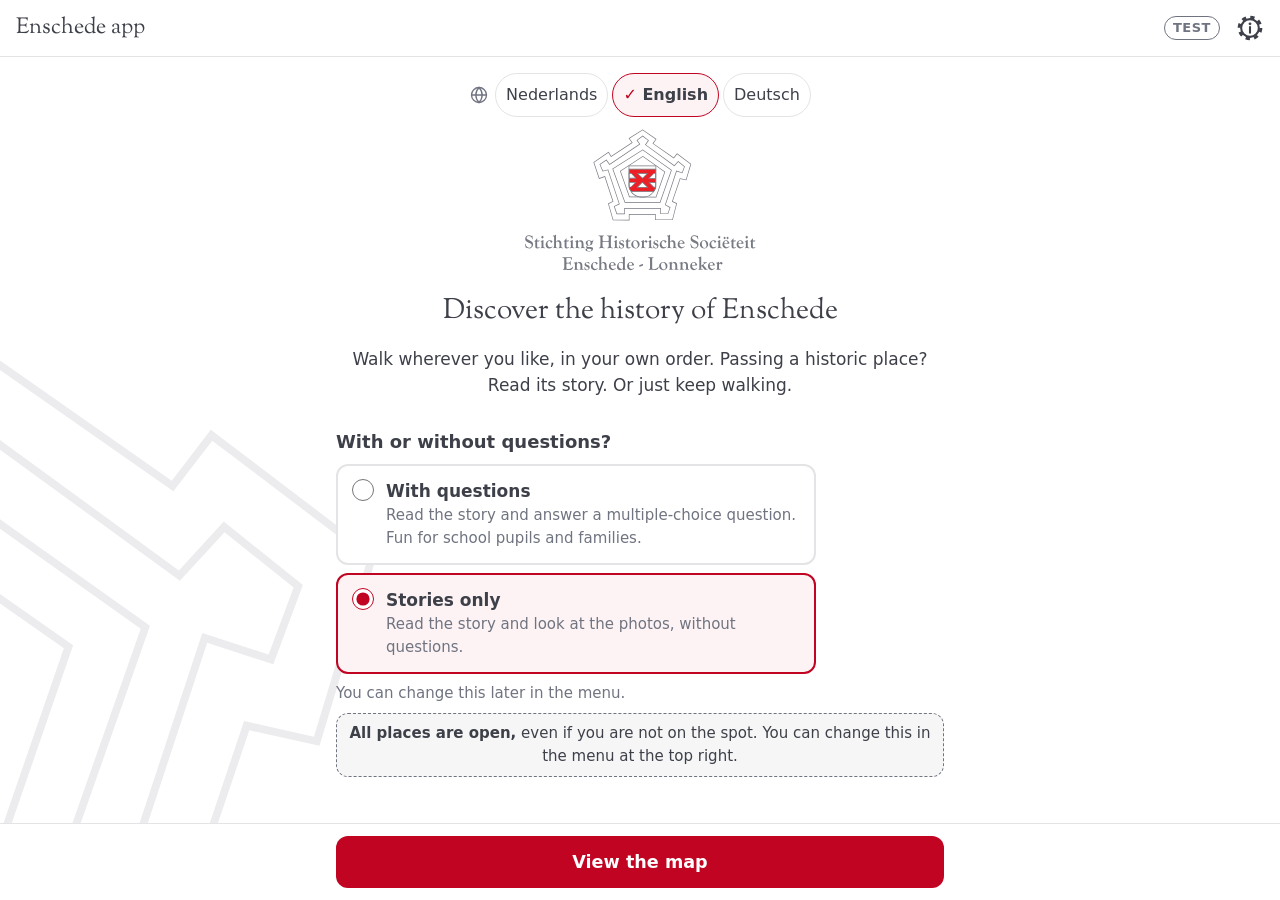
<file: index.html>
<!doctype html>
<html lang="nl">
<head>
  <meta charset="utf-8">
  <meta name="viewport" content="width=device-width, initial-scale=1, viewport-fit=cover">
  <!-- Veiligheid: alleen bestanden van dit eigen domein. Zie CLAUDE.md voordat je dit wijzigt.
       Uitzondering (goedgekeurd door René, okt 2026): kaarttegels van service.pdok.nl en
       adres/gebouwgegevens van api.pdok.nl, de geodienst van de overheid. -->
  <meta http-equiv="Content-Security-Policy"
        content="default-src 'self'; script-src 'self'; style-src 'self'; img-src 'self' data: https://service.pdok.nl; connect-src 'self' https://api.pdok.nl; manifest-src 'self'; worker-src 'self'; object-src 'none'; base-uri 'self'; form-action 'none'">
  <meta name="referrer" content="no-referrer">
  <title>Enschede app</title>
  <meta name="description" content="Wandelquiz langs historische plekken in Enschede, van de Historische Sociëteit Enschede-Lonneker.">
  <meta name="theme-color" content="#FFFFFF">
  <link rel="manifest" href="manifest.webmanifest">
  <link rel="icon" href="icons/favicon.ico" sizes="any">
  <link rel="icon" href="icons/icon.svg" type="image/svg+xml">
  <link rel="apple-touch-icon" href="icons/apple-touch-icon.png">
  <link rel="preload" href="fonts/sorts-mill-goudy.woff2" as="font" type="font/woff2" crossorigin>
  <link rel="stylesheet" href="css/app.css">
  <script type="module" src="js/app.js"></script>
</head>
<body>
  <a class="skip" href="#hoofd" data-t="app.skip">Naar de inhoud</a>

  <header class="kop">
    <button class="kop__terug" id="terug" type="button" hidden aria-label="Terug" data-t-label="app.terug">
      <svg viewBox="0 0 24 24" aria-hidden="true"><path d="M15 5l-7 7 7 7"/></svg>
    </button>
    <h1 class="kop__titel" id="kop-titel">Enschede app</h1>
    <!-- Testfase: klein label in de kop in plaats van een regel in de voetbalk (die ruimte is voor knoppen) -->
    <span class="kop__test" id="kop-test" hidden data-t="app.test">Test</span>
    <!-- Menu: instellingen, taal en informatie. Op elk scherm op dezelfde plek (rechtsboven). -->
    <a class="kop__menu" id="menuknop" href="#/menu" aria-label="Menu: instellingen en informatie">
      <svg viewBox="0 0 24 24" aria-hidden="true">
        <circle class="kop__menu-tand" cx="12" cy="12" r="9.3"/>
        <circle cx="12" cy="12" r="7.6"/>
        <circle class="kop__menu-punt" cx="12" cy="8.4" r="1.2"/>
        <path d="M12 11.2v4.8"/>
      </svg>
    </a>
  </header>

  <main id="hoofd" tabindex="-1">
    <!-- Startscherm -->
    <section class="scherm" id="scherm-start">
      <!-- Taalkeuze (besluit René, okt 2026): bovenaan het startscherm, zodat ook wie geen Nederlands leest
           hem vindt. Taalnamen in hun eigen taal, geen vlaggen (een vlag staat voor een land, niet voor een taal).
           De app begint in de taal van het toestel; hier en in het menu kies je zelf. Zie js/taal.js. -->
      <div class="talen" id="talen-start" role="group" aria-label="Taal · Language · Sprache">
        <svg class="talen__bol" viewBox="0 0 24 24" aria-hidden="true"><circle cx="12" cy="12" r="9"/><path d="M3 12h18M12 3c2.5 2.6 3.8 5.6 3.8 9s-1.3 6.4-3.8 9c-2.5-2.6-3.8-5.6-3.8-9S9.5 5.6 12 3z"/></svg>
        <button type="button" class="talen__knop" lang="nl" data-taal="nl">Nederlands</button>
        <button type="button" class="talen__knop" lang="en" data-taal="en">English</button>
        <button type="button" class="talen__knop" lang="de" data-taal="de">Deutsch</button>
      </div>
      <img class="logo" src="icons/shsel-logo.svg" alt="Logo van de Stichting Historische Sociëteit Enschede-Lonneker" data-t-alt="start.logoAlt" width="240" height="150">
      <h2 class="groot" data-t="start.kop">Ontdek de geschiedenis van Enschede</h2>
      <p data-t="start.intro">Wandel waar je wilt, in je eigen volgorde. Kom je langs een historische plek? Lees het verhaal. Of loop gewoon verder.</p>
      <!-- Met of zonder vragen (richting bestuur SHSEL, 25 nov 2026): Nederlands standaard met vragen
           (scholieren en gezinnen), Engels en Duits voorlopig zonder. Ook in het menu. Zie CLAUDE.md. -->
      <fieldset class="keuze startkeuze" id="vragen-start">
        <legend data-t="vragen.vraag">Met of zonder vragen?</legend>
        <label class="keuze__optie">
          <input type="radio" name="vragen-start" value="met">
          <span><strong data-t="vragen.met">Met vragen</strong>
            <span class="keuze__uitleg" data-t="vragen.metUitleg">Lees het verhaal en beantwoord een meerkeuzevraag. Leuk voor scholieren en gezinnen.</span></span>
        </label>
        <label class="keuze__optie">
          <input type="radio" name="vragen-start" value="zonder">
          <span><strong data-t="vragen.zonder">Alleen de verhalen</strong>
            <span class="keuze__uitleg" data-t="vragen.zonderUitleg">Lees het verhaal en bekijk de foto's, zonder vragen.</span></span>
        </label>
        <p class="startkeuze__later" data-t="vragen.later">Je kunt dit later wijzigen in het menu.</p>
      </fieldset>
      <p class="testuitleg" id="test-uitleg" hidden><strong>Alle plekken zijn open,</strong> ook als je niet ter plekke bent. Dit kun je wijzigen in het menu rechtsboven.</p>
    </section>

    <!-- Ontdekkaart: alle plekken, zonder vaste volgorde.
         Op de telefoon vult de kaart het scherm (de kaart is het hoofdscherm); de lijst staat eronder.
         Teller, locatieknop en keuzepanelen liggen óp de kaart. Zonder kaart (bijv. laden mislukt) staan ze gewoon onder elkaar. -->
    <section class="scherm" id="scherm-kaart" hidden>
      <div class="kaartvak" id="kaartvak">
        <div class="wijkkaart" id="wijkkaart" role="region" aria-label="Kaart: rood is nog niet ontdekt, groen met vinkje is ontdekt. Tik op een gebouw voor het verhaal. Onder de kaart staan dezelfde plekken als lijst." data-t-label="kaart.regio"></div>
        <!-- Voortgang als verzameling: wat je al ontdekt hebt, niet wat je nog "moet" -->
        <div class="teller" id="teller">
          <p class="teller__tal" id="voortgang-tekst" role="status"></p>
          <p class="teller__legenda" aria-hidden="true"><span class="legenda legenda--open"></span><span data-t="kaart.legendaOpen">nog te ontdekken</span> <span class="legenda legenda--klaar">✓</span><span data-t="kaart.legendaKlaar">ontdekt</span></p>
        </div>
        <button class="locatieknop" id="locatieknop" type="button" aria-label="Mijn locatie" aria-expanded="false" aria-controls="gps-kaart">
          <svg viewBox="0 0 24 24" aria-hidden="true"><circle cx="12" cy="12" r="4"/><path d="M12 2v3M12 19v3M2 12h3M19 12h3"/><circle cx="12" cy="12" r="7.5"/></svg>
        </button>
        <div class="gps kaartpaneel" id="gps-kaart" hidden></div>
        <div class="gebouwkeuze kaartpaneel" id="gebouwkeuze" role="region" aria-labelledby="gebouwkeuze-titel" hidden>
          <div class="kaartpaneel__kop">
            <p class="gebouwkeuze__titel" id="gebouwkeuze-titel" tabindex="-1"></p>
            <button class="kaartpaneel__sluit" id="gebouwkeuze-sluit" type="button" aria-label="Sluiten" data-t-label="app.sluiten">×</button>
          </div>
          <ul class="lijst" id="gebouwkeuze-lijst"></ul>
        </div>
      </div>
      <button class="lijstgreep" id="lijstgreep" type="button" aria-controls="lijstdeel">
        <span id="lijstgreep-tekst">Alle plekken als lijst</span>
        <svg viewBox="0 0 24 24" aria-hidden="true"><path d="M6 9l6 6 6-6"/></svg>
      </button>
      <div class="lijstdeel" id="lijstdeel" tabindex="-1">
        <div class="ontdekt">
          <div class="voortgang" id="voortgang" role="progressbar" aria-valuemin="0"></div>
          <p class="klein ontdekt__totaal" id="voortgang-totaal"></p>
          <ul class="ontdekt__gebouwen" id="ontdekt-gebouwen" aria-label="Ontdekte gebouwen" data-t-label="kaart.ontdekteGebouwen" hidden></ul>
          <p class="ontdekt__antwoorden" id="antwoorden-link" hidden><a href="#/antwoorden" data-t="antwoorden.titel">Mijn antwoorden</a></p>
        </div>
        <div id="plekken"></div>
      </div>
    </section>

    <!-- Eén locatie met vraag -->
    <section class="scherm" id="scherm-locatie" hidden>
      <p class="klein" id="locatie-adres"></p>
      <div class="fotos" id="locatie-fotos" hidden></div>
      <p class="net-open" id="net-open" role="status" hidden>✓ Je bent er! Het verhaal en de vraag zijn nu open.</p>
      <div class="slot" id="slot" hidden>
        <p class="slot__teaser" id="slot-teaser"></p>
        <p class="slot__uitleg" id="slot-uitleg">Kom je hier langs? Dan gaan het verhaal en de vraag open.</p>
        <p class="slot__afstand" id="slot-afstand" aria-live="polite"></p>
        <div class="gps" id="gps-locatie" hidden></div>
      </div>
      <p class="vertaalmelding" id="tekst-vertaling" hidden></p>
      <p id="locatie-tekst"></p>
      <form class="vraag" id="vraag">
        <p class="vraag__label" aria-hidden="true" data-t="plek.vraag">Vraag</p>
        <p class="vertaalmelding" id="vraag-vertaling" hidden></p>
        <fieldset>
          <legend id="vraag-tekst"></legend>
          <div id="vraag-opties"></div>
        </fieldset>
      </form>
      <!-- Zonder vragen: zelf aangeven dat je het verhaal gelezen hebt; dan telt de plek als ontdekt.
           Een bewuste tik (geen automatisch vinkje bij openen): even binnenkijken telt niet mee. -->
      <div class="gelezen" id="gelezen" hidden>
        <p class="gelezen__vraag" data-t="plek.gelezenVraag">Klaar met lezen?</p>
        <p class="gelezen__uitleg" data-t="plek.gelezenUitleg">Dan telt deze plek als ontdekt.</p>
        <button type="button" class="gelezen__knop" id="gelezen-knop" data-t="plek.gelezenKnop">✓ Gelezen</button>
      </div>
      <p class="gelezen__klaar" id="gelezen-klaar" hidden data-t="plek.alOntdekt">✓ Deze plek heb je ontdekt.</p>
      <div class="feedback" id="feedback" role="status" aria-live="polite" hidden></div>
      <!-- Beloningsmoment: wat dit toevoegt aan je verzameling (piek-eindregel) -->
      <div class="mijlpaal" id="mijlpaal" role="status" hidden></div>
      <div class="dichtbij" id="dichtbij" hidden></div>
    </section>

    <!-- Menu: keuzes gelden direct en blijven alleen op dit toestel bewaard (js/instellingen.js) -->
    <section class="scherm menu" id="scherm-menu" hidden>
      <form class="menu__form" id="menu-form">
        <h2 class="menu__kop" data-t="menu.wandeling">Je wandeling</h2>

        <fieldset class="keuze">
          <legend data-t="vragen.vraag">Met of zonder vragen?</legend>
          <label class="keuze__optie">
            <input type="radio" name="vragen" value="met">
            <span><strong data-t="vragen.met">Met vragen</strong>
              <span class="keuze__uitleg" data-t="vragen.metUitleg">Lees het verhaal en beantwoord een meerkeuzevraag. Leuk voor scholieren en gezinnen.</span></span>
          </label>
          <label class="keuze__optie">
            <input type="radio" name="vragen" value="zonder">
            <span><strong data-t="vragen.zonder">Alleen de verhalen</strong>
              <span class="keuze__uitleg" data-t="vragen.zonderUitleg">Lees het verhaal en bekijk de foto's, zonder vragen.</span></span>
          </label>
        </fieldset>

        <fieldset class="keuze">
          <legend data-t="menu.openenVraag">Wanneer gaan de plekken open?</legend>
          <label class="keuze__optie">
            <input type="radio" name="openen" value="overal">
            <span><strong data-t="menu.overal">Overal</strong> <span class="keuze__standaard" data-standaard="overal" hidden data-t="menu.standaard">(standaard)</span>
              <span class="keuze__uitleg" data-t="menu.overalUitleg">Alle verhalen en vragen zijn open, ook thuis of in de klas. Handig om te testen of voor te bereiden.</span></span>
          </label>
          <label class="keuze__optie">
            <input type="radio" name="openen" value="ter-plekke">
            <span><strong data-t="menu.terPlekke">Alleen ter plekke</strong> <span class="keuze__standaard" data-standaard="ter-plekke" hidden data-t="menu.standaard">(standaard)</span>
              <span class="keuze__uitleg" data-t="menu.terPlekkeUitleg">Een verhaal en vraag gaan pas open als je bij de plek bent. Hiervoor zet je je locatie aan.</span></span>
          </label>
        </fieldset>

        <fieldset class="keuze">
          <legend data-t="menu.doelVraag">Heb je een doel?</legend>
          <label class="keuze__optie">
            <input type="radio" name="doel" value="geen">
            <span><strong data-t="menu.geenDoel">Geen doel</strong>
              <span class="keuze__uitleg" data-t="menu.geenDoelUitleg">Ontdek zoveel plekken als je wilt.</span></span>
          </label>
          <label class="keuze__optie">
            <input type="radio" name="doel" value="eigen">
            <span><strong data-t="menu.aantal">Een aantal plekken</strong>
              <span class="keuze__uitleg" data-t="menu.aantalUitleg">Bijvoorbeeld een opdracht van school.</span></span>
          </label>
          <div class="keuze__aantal" id="doel-aantal-vak" hidden>
            <label for="doel-aantal" data-t="menu.aantalLabel">Aantal plekken</label>
            <input type="number" id="doel-aantal" inputmode="numeric" min="1" step="1" aria-describedby="doel-bereik">
            <span class="klein" id="doel-bereik"></span>
          </div>
        </fieldset>

        <fieldset class="keuze" id="antwoordenkeuze">
          <legend data-t="menu.antwoordenVraag">Wanneer zie je of je antwoord goed is?</legend>
          <label class="keuze__optie">
            <input type="radio" name="antwoorden" value="direct">
            <span><strong data-t="menu.direct">Direct na elke vraag</strong>
              <span class="keuze__uitleg" data-t="menu.directUitleg">Met een korte uitleg.</span></span>
          </label>
          <label class="keuze__optie">
            <input type="radio" name="antwoorden" value="eind">
            <span><strong data-t="menu.eind">Aan het eind</strong>
              <span class="keuze__uitleg" id="eind-uitleg" data-t="menu.eindUitleg">Je ziet de goede antwoorden en de uitleg in "Mijn antwoorden".</span></span>
          </label>
        </fieldset>

        <!-- Taalkeuze: ook op het startscherm. Taalnamen in hun eigen taal, zonder vlaggen (zie js/taal.js). -->
        <fieldset class="keuze" id="taalkeuze">
          <legend data-t="menu.taal">Taal</legend>
          <label class="keuze__optie" lang="nl">
            <input type="radio" name="taal" value="nl">
            <span><strong>Nederlands</strong></span>
          </label>
          <label class="keuze__optie" lang="en">
            <input type="radio" name="taal" value="en">
            <span><strong>English</strong></span>
          </label>
          <label class="keuze__optie" lang="de">
            <input type="radio" name="taal" value="de">
            <span><strong>Deutsch</strong></span>
          </label>
        </fieldset>
      </form>

      <!-- Eindscherm: alleen als er iets ontdekt is. -->
      <div class="menu__eind" id="menu-eind" hidden>
        <h3 class="menu__vraag" data-t="menu.klaarVraag">Klaar met wandelen?</h3>
        <p class="menu__eind-uitleg" data-t="menu.klaarUitleg">Bekijk welke plekken je hebt ontdekt. Handig om te laten zien, bijvoorbeeld op school.</p>
        <a class="menu__eind-knop" href="#/eind" data-t="menu.toonEind">Toon eindscherm</a>
      </div>

      <!-- Opnieuw beginnen: in het menu (bij de andere keuzes), apart en onder de keuzes, met bevestiging
           in de pagina zelf. Alleen zichtbaar als er iets te wissen is. -->
      <div class="opnieuw" id="opnieuw" hidden>
        <h3 class="menu__vraag" data-t="menu.opnieuw">Opnieuw beginnen</h3>
        <p class="opnieuw__uitleg" id="opnieuw-uitleg"></p>
        <button type="button" class="opnieuw__knop" id="opnieuw-knop" aria-expanded="false" aria-controls="opnieuw-vraag" data-t="menu.opnieuwKnop">Alles opnieuw beginnen</button>
        <div class="opnieuw__vraag" id="opnieuw-vraag" hidden>
          <p><strong data-t="menu.zeker">Weet je het zeker?</strong><span data-t="menu.zekerUitleg"> Al je antwoorden worden gewist. Dit kun je niet ongedaan maken.</span></p>
          <div class="opnieuw__knoppen">
            <button type="button" class="opnieuw__ja" id="opnieuw-ja" data-t="menu.ja">Ja, wis mijn antwoorden</button>
            <button type="button" class="opnieuw__nee" id="opnieuw-nee" data-t="menu.nee">Annuleren</button>
          </div>
        </div>
      </div>
      <p class="opnieuw__klaar" id="opnieuw-klaar" role="status" tabindex="-1" hidden data-t="menu.gewist">✓ Je antwoorden zijn gewist. Veel plezier met ontdekken!</p>

      <h2 class="menu__kop" data-t="menu.over">Over de Enschede app</h2>
      <div class="menu__info">
        <p data-t="menu.over1">Wandel langs historische plekken in Enschede, in je eigen volgorde. Bij elke plek lees je een kort verhaal, met of zonder een vraag. Zo ontdek je de geschiedenis van de stad.</p>
        <p id="info-aantal"></p>
        <p data-t="menu.over2">De app is gemaakt door vrijwilligers van de Stichting Historische Sociëteit Enschede-Lonneker (SHSEL). De SHSEL controleert de verhalen en de antwoorden.</p>
        <p id="info-vertaling" data-t="menu.vertaling" hidden></p>
        <p><a href="https://www.shsel.nl/" target="_blank" rel="noopener noreferrer" hreflang="nl"><span data-t="menu.website">Website van de SHSEL</span><span class="visueel-verborgen" data-t="app.nieuwVenster"> (opent in een nieuw venster)</span></a></p>
        <h3 class="menu__subkop" data-t="menu.privacy">Privacy</h3>
        <p data-t="menu.privacy1">Je antwoorden en keuzes blijven op je eigen telefoon. Je locatie gebruikt de app alleen als je die zelf aanzet. Je locatie wordt niet bewaard of verstuurd. Er is geen account, geen reclame en geen tracking.</p>
        <p data-t="menu.privacy2">Voor de kaart haalt de app kaartbeelden en gebouwgegevens op bij PDOK, de kaartdienst van de overheid.</p>
      </div>
    </section>

    <!-- Overzicht van je antwoorden. Bij "Aan het eind" pas met goede antwoorden als je doel gehaald is. -->
    <section class="scherm" id="scherm-antwoorden" hidden>
      <p id="antwoorden-intro"></p>
      <ul class="antwoorden" id="antwoorden-lijst"></ul>
    </section>

    <!-- Eindscherm: samenvatting van je wandeling (piek-eindregel: positief afsluiten).
         Verschijnt als keuze zodra je doel gehaald is (of alles ontdekt), en via het menu. -->
    <section class="scherm eind" id="scherm-eind" hidden>
      <div class="eind__vak" id="eind-vak">
        <h2 class="eind__kop" id="eind-kop" tabindex="-1"></h2>
        <p class="eind__tal" id="eind-tal"></p>
        <div class="voortgang eind__balk" id="eind-balk" aria-hidden="true"></div>
      </div>
      <p class="eind__score" id="eind-score" hidden></p>
      <h3 class="eind__subkop" id="eind-lijst-kop"></h3>
      <ul class="eind__lijst" id="eind-lijst"></ul>
      <p class="eind__antwoorden"><a href="#/antwoorden" id="eind-antwoorden-link">Bekijk je antwoorden</a></p>
      <div class="eind__dank">
        <h3 class="eind__subkop" data-t="eind.dankKop">Bedankt!</h3>
        <p data-t="eind.dank">Bedankt dat je de Enschede app hebt gebruikt. De verhalen zijn verzameld door vrijwilligers van de Stichting Historische Sociëteit Enschede-Lonneker (SHSEL).</p>
        <p><span data-t="eind.meerWeten">Wil je meer weten over de geschiedenis van Enschede? Kijk dan op de </span><a href="https://www.shsel.nl/" target="_blank" rel="noopener noreferrer" hreflang="nl"><span data-t="eind.meerWetenLink">website van de SHSEL</span><span class="visueel-verborgen" data-t="app.nieuwVenster"> (opent in een nieuw venster)</span></a>.</p>
      </div>
    </section>

    <p class="melding" id="melding" role="alert" hidden></p>
  </main>

  <!-- Voorleesregel voor schermlezers bij "Je loopt langs …". Staat altijd in de pagina (ook als de voetbalk
       verborgen is), want een live regio die pas verschijnt, wordt door veel schermlezers niet voorgelezen. -->
  <p class="visueel-verborgen" id="langs-aankondiging" role="status" aria-live="polite"></p>

  <footer class="voet">
    <!-- "Je loopt langs …": rustige melding als je toevallig bij een plek bent. Geen pop-up, geen trilling. -->
    <div class="langs" id="langs" hidden>
      <p class="langs__tekst"><span class="langs__label" id="langs-label">Je loopt langs</span> <strong id="langs-naam"></strong> <span class="langs__vraag" id="langs-vraag"></span></p>
      <button type="button" class="langs__bekijk" id="langs-bekijk" data-t="langs.bekijk">Bekijk</button>
    </div>
    <button class="knop" id="hoofdknop" type="button">Begin</button>
  </footer>
  <!-- Fotovenster: foto's groot, met bijschrift en bron. Vegen of de pijlen voor de volgende foto.
       Sluiten met ✕, Escape of de terugknop van de telefoon (js/fotos.js). -->
  <dialog class="fotovenster" id="fotovenster" aria-label="Foto's" data-t-label="foto.venster">
    <div class="fotovenster__balk">
      <span class="fotovenster__teller" id="fotovenster-teller" aria-live="polite"></span>
      <button type="button" class="fotovenster__sluit" id="fotovenster-sluit" aria-label="Foto's sluiten" data-t-label="foto.sluiten">✕</button>
    </div>
    <div class="fotovenster__rij" id="fotovenster-rij"></div>
    <button type="button" class="fotovenster__pijl fotovenster__pijl--vorige" id="fotovenster-vorige" aria-label="Vorige foto" data-t-label="foto.vorige">‹</button>
    <button type="button" class="fotovenster__pijl fotovenster__pijl--volgende" id="fotovenster-volgende" aria-label="Volgende foto" data-t-label="foto.volgende">›</button>
  </dialog>
</body>
</html>
</file>
<file: css/app.css>
/* Huisstijl Enschede app — kleuren en vormen uit het SHSEL-briefpapier (zie CLAUDE.md) */

@font-face {
  /* Sorts Mill Goudy: vrije variant van Goudy Old Style (briefpapier). Licentie: fonts/OFL.txt */
  font-family: "Sorts Mill Goudy";
  src: url("../fonts/sorts-mill-goudy.woff2") format("woff2");
  font-weight: 400;
  font-style: normal;
  font-display: swap;
}

:root {
  --merkrood: #ED1D27;    /* schild en balken: vlakken, geen kleine tekst */
  --rood: #C10422;        /* knoppen en links: wit erop 6,4:1 */
  --rood-donker: #9E031C;
  --tekst: #3E4049;       /* hoofdtekst: 10:1 op wit */
  --grijs: #707480;       /* secundaire tekst en lijnen uit het logo: 4,7:1 op wit */
  --lijn: #E4E4E7;
  --vlak: #F6F6F7;        /* rustige achtergrond voor kaarten en opties */
  --wit: #FFFFFF;
  --goed: #1E6B3A;
  --goed-licht: #E6F2EA;
  --fout-licht: #FBE5E7;
  --kopletter: "Sorts Mill Goudy", "Goudy Old Style", Georgia, serif;
  --letter: system-ui, -apple-system, "Segoe UI", Roboto, sans-serif;
  --ruimte: 16px;
  --rond: 12px;
  color-scheme: light;
}

*, *::before, *::after { box-sizing: border-box; }

html { -webkit-text-size-adjust: 100%; }

body {
  margin: 0;
  min-height: 100dvh;
  display: flex;
  flex-direction: column;
  background: var(--wit);
  color: var(--tekst);
  font-family: var(--letter);
  font-size: 1.0625rem; /* 17px */
  line-height: 1.55;
}

h1, h2, legend { font-family: var(--letter); }

.skip {
  position: absolute; left: -999px; top: 0;
  background: var(--tekst); color: #fff; padding: 8px 12px; z-index: 10;
}
.skip:focus { left: 8px; top: 8px; }

:focus-visible { outline: 3px solid var(--rood); outline-offset: 2px; }

/* Kopbalk */
.kop {
  position: sticky; top: 0; z-index: 1001; /* boven de kaartlagen van Leaflet (tot 1000) */
  display: flex; align-items: center; gap: 8px;
  min-height: 56px;
  padding: calc(6px + env(safe-area-inset-top)) var(--ruimte) 6px; /* lucht als een lange titel over twee regels loopt */
  background: var(--wit);
  border-bottom: 1px solid var(--lijn);
}
.kop__titel { flex: 1; min-width: 0; margin: 0; font: 400 1.4rem/1.2 var(--kopletter); color: var(--tekst); }
.kop__test {
  flex: none; padding: 2px 8px; border: 1px solid var(--grijs); border-radius: 999px;
  font: 600 0.8125rem/1.4 var(--letter); color: var(--grijs); text-transform: uppercase; letter-spacing: 0.04em;
}
.kop__terug {
  display: grid; place-items: center;
  width: 44px; height: 44px; margin-left: -10px;
  border: 0; background: none; color: var(--tekst); cursor: pointer; border-radius: 50%;
}
.kop__terug svg { width: 24px; height: 24px; fill: none; stroke: currentColor; stroke-width: 2.5; stroke-linecap: round; stroke-linejoin: round; }
/* Menuknop rechtsboven: "i" in een tandwiel (informatie en instellingen), op elk scherm op dezelfde plek */
.kop__menu {
  flex: none; display: grid; place-items: center;
  width: 44px; height: 44px; margin-right: -8px;
  color: var(--tekst); border-radius: 50%;
}
.kop__menu svg { width: 28px; height: 28px; fill: none; stroke: currentColor; stroke-width: 1.8; stroke-linecap: round; }
.kop__menu-tand { stroke-width: 2.6; stroke-dasharray: 3.65 3.65; stroke-linecap: butt; } /* 8 tanden rond het wiel */
.kop__menu-punt { fill: currentColor; stroke: none; }
.kop__menu:hover { background: var(--vlak); }
.kop__menu--actief { color: #fff; background: var(--rood); }
.kop__menu--actief:hover { background: var(--rood-donker); }

/* Alleen voor schermlezers */
.visueel-verborgen {
  position: absolute !important; width: 1px; height: 1px; padding: 0; margin: -1px;
  overflow: hidden; clip: rect(0 0 0 0); white-space: nowrap; border: 0;
}

/* Inhoud */
main { flex: 1; width: 100%; max-width: 640px; margin: 0 auto; padding: var(--ruimte); }
main:focus { outline: none; }
.scherm > :first-child { margin-top: 0; }
.groot { font: 400 1.75rem/1.2 var(--kopletter); color: var(--tekst); margin: 0.5em 0; text-wrap: balance; }
.klein { font-size: 0.9375rem; color: var(--grijs); }
.testuitleg { display: inline-block; margin-top: 8px; padding: 8px 12px; font-size: 0.9375rem; color: var(--tekst); background: var(--vlak); border: 1px dashed var(--grijs); border-radius: var(--rond); }
/* Taalkeuze op het startscherm: taalnamen in hun eigen taal, geen vlaggen (zie js/taal.js).
   De wereldbol is het gangbare teken voor "taal"; tikdoelen minimaal 44 px. */
.talen { display: flex; justify-content: center; align-items: center; flex-wrap: wrap; gap: 4px; margin: 0; }
.talen__bol { width: 20px; height: 20px; flex: none; fill: none; stroke: var(--grijs); stroke-width: 1.6; margin-right: 2px; }
.talen__knop {
  min-height: 44px; padding: 6px 10px; border: 1px solid var(--lijn); border-radius: 999px;
  background: var(--wit); color: var(--tekst); font: inherit; font-size: 1rem; cursor: pointer;
}
.talen__knop[aria-pressed="true"] { border-color: var(--rood); background: #FDF3F4; font-weight: 600; }
.talen__knop[aria-pressed="true"]::before { content: "✓ " / ""; color: var(--rood); }
.talen__knop:hover { border-color: var(--grijs); }
/* Verhaal of vraag nog niet vertaald: korte melding, de Nederlandse tekst staat eronder. */
.vertaalmelding { margin: 0 0 8px; padding: 6px 10px; font-size: 0.9375rem; color: var(--tekst); background: var(--vlak); border-left: 4px solid var(--grijs); border-radius: 4px; }
.logo { display: block; margin: 8px auto 20px; width: 240px; max-width: 70%; height: auto; }

/* Startscherm met het vestingmotief van het briefpapier linksonder */
#scherm-start { text-align: center; position: relative; }
/* Met of zonder vragen: keuzes links uitgelijnd en niet breder dan nodig (leesbaarheid), midden op het scherm. */
.startkeuze { text-align: left; max-width: 480px; margin: 24px auto 0; }
.startkeuze .keuze__optie { background: var(--wit); }
.startkeuze .keuze__optie:has(input:checked) { background: #FDF3F4; }
.startkeuze__later { margin: 4px 0 0; font-size: 0.9375rem; color: var(--grijs); }
body:has(#scherm-start:not([hidden])) {
  background: var(--wit) url("../img/vesting-motief.svg") no-repeat left bottom / auto 60vh;
}

/* Lijsten van plekken */
.lijst { list-style: none; margin: 16px 0 0; padding: 0; display: grid; gap: 10px; }
.kaart {
  display: flex; align-items: center; gap: 12px;
  width: 100%; min-height: 64px; padding: 12px 14px;
  background: var(--wit); color: inherit; text-align: left;
  border: 1px solid var(--lijn); border-radius: var(--rond);
  font: inherit; cursor: pointer;
}
.kaart:hover { border-color: var(--grijs); }
.kaart:active { background: var(--vlak); }
.kaart__nr {
  flex: none; display: grid; place-items: center;
  width: 36px; height: 36px; border-radius: 50%;
  border: 2px dashed var(--rood); color: var(--grijs); /* nog niet bezocht: rode stippelrand, net als op de kaart */
  font: 600 0.95rem var(--letter);
}
/* Bezocht = groen met vinkje, net als op de kaart. Rood blijft voor actie en merk. */
.kaart--bezocht .kaart__nr { background: var(--goed); border-color: var(--goed); color: #fff; }
.kaart__tekst { flex: 1; min-width: 0; }
.kaart__titel { display: block; font-weight: 600; }
.kaart__sub { display: block; font-size: 0.9375rem; color: var(--grijs); }

/* Voortgang: schuine segmenten, zoals de rode voetbalk van het briefpapier. Eén segment per plek. */
.voortgang { display: flex; gap: 4px; height: 12px; margin: 12px 4px 0; }
.voortgang__deel { flex: 1; background: var(--lijn); transform: skewX(-25deg); transition: background-color 0.4s ease; }
.voortgang__deel--klaar { background: var(--merkrood); }

/* Vraag */
/* De vraag is het doel van het scherm: duidelijk gescheiden van het verhaal, in de kopletter. */
.vraag { margin-top: 28px; padding-top: 20px; border-top: 1px solid var(--lijn); }
.vraag__label {
  display: flex; align-items: center; gap: 8px; margin: 0 0 8px;
  font: 700 0.8125rem/1 var(--letter); letter-spacing: 0.08em; text-transform: uppercase; color: var(--grijs);
}
.vraag__label::before { content: ""; width: 22px; height: 8px; background: var(--merkrood); transform: skewX(-25deg); } /* segment uit de voortgangsbalk */
.vraag fieldset { border: 0; margin: 0; padding: 0; }
.vraag legend { font: 400 1.45rem/1.3 var(--kopletter); color: var(--tekst); margin-bottom: 16px; padding: 0; }
.optie {
  display: flex; align-items: center; gap: 12px;
  width: 100%; min-height: 56px; margin-bottom: 10px; padding: 10px 14px;
  background: var(--wit); color: inherit; text-align: left;
  border: 2px solid var(--lijn); border-radius: var(--rond);
  font: inherit; cursor: pointer;
}
.optie { scroll-margin-top: calc(var(--kop-h, 66px) + 12px); } /* niet onder de vaste kopbalk scrollen */
.optie:hover:not(:disabled) { border-color: var(--grijs); }
.optie__letter {
  flex: none; display: grid; place-items: center;
  width: 32px; height: 32px; border-radius: 50%;
  background: var(--vlak); font: 700 0.95rem var(--letter);
}
.optie:disabled { cursor: default; opacity: 1; }
.optie--goed { border-color: var(--goed); background: var(--goed-licht); }
.optie--goed .optie__letter { background: var(--goed); color: #fff; }
.optie--fout { border-color: var(--rood); background: var(--fout-licht); }
.optie__icoon { margin-left: auto; font: 700 1.1rem var(--letter); }

.feedback { scroll-margin-top: calc(var(--kop-h, 66px) + 12px); margin-top: 8px; padding: 14px; border-radius: var(--rond); background: var(--vlak); border-left: 6px solid var(--grijs); }
.feedback--goed { border-left-color: var(--goed); background: var(--goed-licht); }
.feedback--fout { border-left-color: var(--rood); }
.feedback__kop { display: block; font: 700 1.05rem var(--letter); margin-bottom: 4px; }
.feedback__juist { display: block; margin-bottom: 6px; }
.feedback__uitleg { display: block; }
.feedback--goed .feedback__kop { color: var(--goed); }

.melding { padding: 12px 14px; background: var(--fout-licht); border-radius: var(--rond); }

/* Voetbalk met hoofdknop binnen duimbereik */
.voet {
  position: sticky; bottom: 0; z-index: 1001;
  padding: 12px var(--ruimte) calc(12px + env(safe-area-inset-bottom));
  background: var(--wit); border-top: 1px solid var(--lijn);
  text-align: center;
}
.knop {
  display: block; width: 100%; max-width: 608px; min-height: 52px; margin: 0 auto;
  background: var(--rood); color: #fff; border: 0; border-radius: var(--rond);
  font: 600 1.1rem var(--letter); cursor: pointer;
}
.knop:hover { background: var(--rood-donker); }
.knop:active { background: var(--rood-donker); }
.knop[hidden] { display: none; }

[hidden] { display: none !important; }

@media (prefers-reduced-motion: reduce) {
  * { transition: none !important; animation: none !important; }
}

/* Ontdekkaart (js/kaart.js)
   Op de telefoon vult de kaart het scherm tussen kopbalk en voetbalk; daaronder een greep naar de lijst.
   --kop-h en --voet-h worden door js/app.js gemeten (de voetbalk wisselt van hoogte, bijv. "Je loopt langs …"). */
:root { --greep-h: 56px; }
#scherm-kaart { margin-top: calc(-1 * var(--ruimte)); }
.kaartvak { position: relative; margin: 0 calc(-1 * var(--ruimte)); }
.wijkkaart {
  position: relative; z-index: 0; /* eigen laag: teller en knoppen liggen erboven */
  height: max(300px, calc(100dvh - var(--kop-h, 57px) - var(--voet-h, 0px) - var(--greep-h)));
  background: #EDEDEE;
}
@media (min-width: 640px) {
  #scherm-kaart { margin-top: 0; }
  .kaartvak { margin-inline: 0; }
  .wijkkaart { border: 1px solid var(--lijn); border-radius: var(--rond); overflow: hidden; }
}

/* Teller linksboven op de kaart */
.teller {
  position: absolute; z-index: 1; top: 10px; left: 10px; max-width: calc(100% - 20px);
  padding: 8px 12px; background: rgba(255, 255, 255, 0.95);
  border-radius: var(--rond); box-shadow: 0 1px 4px rgba(0, 0, 0, 0.25);
  pointer-events: none; /* de kaart eronder blijft bedienbaar */
}
.teller__tal { margin: 0; font: 400 1.2rem/1.2 var(--kopletter); color: var(--tekst); }
.teller__legenda { margin: 4px 0 0; font-size: 0.875rem; line-height: 1.3; color: var(--tekst); }
.legenda {
  display: inline-grid; place-items: center; width: 14px; height: 14px; margin-right: 4px;
  vertical-align: -2px; border-radius: 3px; font: 700 10px/1 var(--letter); color: #fff;
}
.legenda--open { background: rgba(237, 29, 39, 0.28); border: 2px dashed var(--rood); }
.legenda--klaar { margin-left: 6px; background: var(--goed); }

/* Locatieknop rechtsonder op de kaart, binnen duimbereik (zelfde patroon als bekende kaart-apps) */
.locatieknop {
  position: absolute; z-index: 1; right: 12px; bottom: 32px;
  display: grid; place-items: center; width: 52px; height: 52px;
  background: var(--wit); color: var(--tekst); border: 0; border-radius: 50%;
  box-shadow: 0 1px 5px rgba(0, 0, 0, 0.3); cursor: pointer;
}
.locatieknop svg { width: 26px; height: 26px; fill: none; stroke: currentColor; stroke-width: 2; stroke-linecap: round; }
.locatieknop--aan { color: #1A73E8; }
.locatieknop--aan svg circle:first-child { fill: currentColor; }

/* Panelen onderin over de kaart: locatie-uitleg en "welk verhaal?" */
.kaartpaneel {
  position: absolute; z-index: 2; left: 8px; right: 8px; bottom: 8px; margin: 0;
  max-height: 65%; overflow-y: auto; overscroll-behavior: contain;
  background: var(--wit); box-shadow: 0 2px 10px rgba(0, 0, 0, 0.3);
}
.kaartpaneel__kop { display: flex; align-items: center; gap: 8px; }
.kaartpaneel__kop > :first-child { flex: 1; margin: 0; }
.kaartpaneel__sluit {
  flex: none; width: 44px; height: 44px; margin: -8px -8px -8px 0;
  background: none; border: 0; border-radius: 50%; color: var(--tekst);
  font: 400 1.75rem/1 var(--letter); cursor: pointer;
}

.gps.kaartpaneel { margin-top: 0; background: var(--wit); }

/* Greep onder de kaart: laat zien dat er een lijst is en springt ernaartoe */
.lijstgreep {
  display: flex; align-items: center; justify-content: center; gap: 6px;
  width: calc(100% + 2 * var(--ruimte)); height: var(--greep-h); margin: 0 calc(-1 * var(--ruimte));
  background: var(--wit); color: var(--tekst); border: 0; border-bottom: 1px solid var(--lijn);
  font: 600 1rem var(--letter); cursor: pointer;
}
.lijstgreep svg { width: 20px; height: 20px; fill: none; stroke: currentColor; stroke-width: 2.5; stroke-linecap: round; stroke-linejoin: round; }
@media (min-width: 640px) { .lijstgreep { width: 100%; margin-inline: 0; } }
.lijstdeel { scroll-margin-top: var(--kop-h, 57px); }
.lijstdeel:focus { outline: none; }

/* Zonder kaart (laden mislukt): alles gewoon onder elkaar */
.kaartvak--zonder { margin: 0; }
.kaartvak--zonder .wijkkaart, .kaartvak--zonder .locatieknop, .kaartvak--zonder ~ .lijstgreep, .kaartvak--zonder .teller__legenda { display: none; }
.kaartvak--zonder .teller, .kaartvak--zonder .kaartpaneel { position: static; max-width: none; max-height: none; box-shadow: none; padding-inline: 0; background: none; }
.kaartvak--zonder .kaartpaneel { margin-top: 16px; padding: 12px 14px; background: var(--vlak); }

.wijkkaart .leaflet-container { font-family: var(--letter); }
.wijkkaart__anker { background: none; border: 0; }
.wijkkaart__anker--verborgen { visibility: hidden; } /* naam valt over een andere naam: zie ontwar() in kaart.js */
.wijkkaart__label {
  display: inline-block;
  padding: 2px 8px;
  white-space: nowrap;
  font: 600 13px/1.4 var(--letter);
  color: var(--tekst);
  background: #fff;
  border: 1px solid var(--grijs);
  border-radius: 12px;
  box-shadow: 0 1px 2px rgba(0, 0, 0, 0.2);
  cursor: pointer;
}
/* Plaats van de naam ten opzichte van het object; ontwar() in kaart.js kiest de eerste die past. */
.wijkkaart__label--midden { transform: translate(-50%, -50%); }
.wijkkaart__label--boven  { transform: translate(-50%, calc(-100% - 12px)); }
.wijkkaart__label--onder  { transform: translate(-50%, 12px); }
.wijkkaart__label--rechts { transform: translate(14px, -50%); }
.wijkkaart__label--links  { transform: translate(calc(-100% - 14px), -50%); }
.wijkkaart__label--klaar { color: var(--goed); border-color: var(--goed); }
/* "Je loopt langs …": de plek blijft iets dikker omrand (ook bij 'minder beweging') en licht eerst twee keer zacht op.
   Geen transform op het label: daarmee staat de naam op zijn plek (zie hierboven). */
path.wijkkaart--langs { stroke-width: 4px; stroke-dasharray: none; }
/* Rood vlak met witte letters, zoals de knop Bekijk: valt in één oogopslag op tussen de witte namen (pre-attentief).
   Actierood: wit erop 6,4:1. */
.wijkkaart__label.wijkkaart--langs { color: #fff; background: var(--rood); border-color: var(--rood); }
@media (prefers-reduced-motion: no-preference) {
  path.wijkkaart--puls { animation: plek-puls 1.2s ease-in-out 2; }
  .wijkkaart__label.wijkkaart--puls { animation: label-puls 1.2s ease-in-out 2; }
  @keyframes plek-puls {
    50% { stroke-width: 10px; stroke-opacity: 0.55; fill-opacity: 0.45; }
  }
  @keyframes label-puls {
    50% { box-shadow: 0 0 0 6px rgba(237, 29, 39, 0.25), 0 1px 2px rgba(0, 0, 0, 0.2); }
  }
}
.gebouwkeuze { padding: 12px; border: 1px solid var(--lijn); border-radius: var(--rond); }
.gebouwkeuze__titel { margin: 0; font-weight: 600; }
.gebouwkeuze .lijst { margin-top: 10px; }
.tussenkop { font: 400 1.3rem/1.2 var(--kopletter); margin: 24px 0 0; }

/* GPS en ontgrendelen (js/locatie.js, js/afstand.js) */
.gps { margin-top: 16px; padding: 12px 14px; background: var(--vlak); border: 1px solid var(--lijn); border-radius: var(--rond); display: grid; gap: 10px; }
.gps__tekst { margin: 0; font-size: 0.9375rem; }
.gps__knop {
  justify-self: start; min-height: 44px; padding: 8px 16px;
  background: var(--wit); color: var(--rood); border: 2px solid var(--rood); border-radius: var(--rond);
  font: 600 1rem var(--letter); cursor: pointer;
}
.gps__knop--stil { color: var(--grijs); border-color: var(--lijn); font-weight: 400; font-size: 0.9375rem; }
.slot { margin-top: 8px; }
.slot__teaser { font: 400 1.25rem/1.4 var(--kopletter); margin: 0 0 12px; }
.slot__uitleg { margin: 0; }
.slot__afstand { margin: 8px 0 0; font: 700 1.5rem/1.3 var(--letter); color: var(--tekst); min-height: 1.3em; }
.net-open { padding: 10px 14px; background: var(--goed-licht); color: var(--goed); font-weight: 600; border-radius: var(--rond); }
/* Zonder vragen: zelf aangeven dat je het verhaal gelezen hebt (zelfde plek en opmaak als de vraag). */
.gelezen { margin-top: 28px; padding-top: 20px; border-top: 1px solid var(--lijn); }
.gelezen__vraag { font: 400 1.45rem/1.3 var(--kopletter); color: var(--tekst); margin: 0 0 4px; }
.gelezen__uitleg { margin: 0 0 16px; color: var(--grijs); }
.gelezen__knop {
  display: block; width: 100%; min-height: 52px; padding: 10px 20px;
  background: var(--rood); color: #fff; border: 0; border-radius: var(--rond);
  font: 600 1.1rem var(--letter); cursor: pointer;
}
.gelezen__knop:hover { background: var(--rood-donker); }
.gelezen__klaar { margin-top: 28px; padding: 10px 14px; background: var(--goed-licht); color: var(--goed); font-weight: 600; border-radius: var(--rond); }

/* Foto's bij een plek */
/* Foto's bij een plek: mozaïek (js/fotos.js). Eén foto groot, de rest klein ernaast; samen ca. 200 px hoog,
   zodat het verhaal nog op het eerste scherm begint. Tik op een foto: groot in het fotovenster. */
.fotos { position: relative; margin: 8px calc(-1 * var(--ruimte)) 16px; }
.mozaiek { display: grid; gap: 3px; aspect-ratio: 2 / 1; }
.mozaiek--1 { aspect-ratio: 3 / 2; max-height: 40vh; }
.mozaiek--2 { grid-template-columns: 1fr 1fr; }
.mozaiek--3 { grid-template-columns: 2fr 1fr; grid-template-rows: 1fr 1fr; }
.mozaiek--3 > :first-child { grid-row: span 2; }
.mozaiek__tegel { position: relative; display: block; min-width: 0; min-height: 0; margin: 0; padding: 0; border: 0; overflow: hidden; background: var(--vlak); }
button.mozaiek__tegel { cursor: zoom-in; }
button.mozaiek__tegel:focus-visible { outline: 3px solid var(--rood); outline-offset: -3px; }
.mozaiek__tegel img { display: block; width: 100%; height: 100%; object-fit: cover; }
.mozaiek__meer { position: absolute; inset: 0; display: grid; place-items: center; background: rgba(0, 0, 0, 0.5); color: var(--wit); font-size: 1.5rem; font-weight: 600; }
.fotos__onder { margin: 6px var(--ruimte) 0; font-size: 0.9375rem; color: var(--grijs); }
.foto__proef { position: absolute; top: 8px; left: 8px; z-index: 1; padding: 2px 8px; border-radius: 4px; background: #C10422; color: #FFFFFF; font-size: 0.8125rem; font-weight: 600; pointer-events: none; }
.foto__bron { display: block; font-size: 0.8125rem; }
.fotos--wazig .mozaiek { overflow: hidden; }
.fotos--wazig img { filter: blur(14px) grayscale(0.4); transform: scale(1.1); }
@media (min-width: 640px) { .fotos { margin-inline: 0; } .mozaiek { border-radius: var(--rond); overflow: hidden; } }

/* Fotovenster: schermvullend, donker, foto in zijn geheel (niet bijgesneden) met bijschrift en bron. */
html:has(.fotovenster[open]) { overflow: hidden; }
.fotovenster { width: 100vw; height: 100dvh; max-width: none; max-height: none; margin: 0; padding: 0; border: 0; background: #111214; color: #FFFFFF; font-family: var(--letter); }
.fotovenster::backdrop { background: #111214; }
.fotovenster[open] { display: flex; flex-direction: column; }
.fotovenster__balk { display: flex; align-items: center; justify-content: space-between; min-height: 56px; padding: 0 4px 0 var(--ruimte); }
.fotovenster__teller { font-size: 1rem; }
/* Altijd rechtsboven, ook als de teller er niet is (bij één foto). Vaste plek = voorspelbaar (WCAG 3.2.3). */
.fotovenster__sluit { margin-left: auto; width: 48px; height: 48px; border: 0; border-radius: 50%; background: transparent; color: #FFFFFF; font-size: 1.5rem; cursor: pointer; }
.fotovenster__rij { flex: 1; display: flex; overflow-x: auto; scroll-snap-type: x mandatory; overscroll-behavior: contain; scrollbar-width: none; }
.fotovenster__rij::-webkit-scrollbar { display: none; }
.fotovenster__foto .foto__proef { position: static; align-self: flex-start; margin: 0 0 8px var(--ruimte); }
.fotovenster__foto { flex: 0 0 100%; position: relative; display: flex; flex-direction: column; justify-content: center; margin: 0; scroll-snap-align: center; scroll-snap-stop: always; }
.fotovenster__foto img { display: block; width: 100%; max-height: 70dvh; object-fit: contain; }
.fotovenster__foto figcaption { max-width: 40rem; margin: 0 auto; padding: 12px var(--ruimte) 24px; font-size: 1rem; line-height: 1.45; color: #E8E8EA; }
.fotovenster__foto .foto__bron { margin-top: 4px; font-size: 0.875rem; color: #C4C6CC; }
.fotovenster__pijl { position: absolute; top: 45%; width: 48px; height: 48px; border: 0; border-radius: 50%; background: rgba(0, 0, 0, 0.55); color: #FFFFFF; font-size: 2rem; line-height: 1; cursor: pointer; }
.fotovenster__pijl--vorige { left: 8px; }
.fotovenster__pijl--volgende { right: 8px; }
.fotovenster__pijl:disabled { opacity: 0.25; cursor: default; }
.fotovenster__pijl[hidden], .fotovenster__teller[hidden] { display: none; }
.fotovenster button:focus-visible { outline: 3px solid #FFFFFF; outline-offset: 2px; }

/* Opnieuw beginnen (in het menu): gewone knop, de bevestiging erna is het vangnet */
.opnieuw__uitleg { margin: 0 0 12px; }
.opnieuw__knop {
  min-height: 44px; padding: 8px 16px; background: #FDF3F4; border: 2px solid var(--rood);
  border-radius: var(--rond); color: var(--rood); font: 600 1rem var(--letter); cursor: pointer;
}
.opnieuw__knop[aria-expanded="true"], .opnieuw__knop:hover { background: var(--fout-licht); }
.opnieuw__klaar { margin: 32px 0 0; padding: 12px 14px; border-left: 6px solid var(--goed); background: var(--goed-licht); border-radius: var(--rond); color: var(--goed); font-weight: 600; }
.opnieuw__vraag { margin-top: 8px; padding: 12px 14px; background: var(--fout-licht); border-radius: var(--rond); }
.opnieuw__vraag p { margin: 0 0 10px; }
.opnieuw__knoppen { display: flex; flex-wrap: wrap; gap: 8px; }
.opnieuw__ja, .opnieuw__nee { min-height: 44px; padding: 8px 16px; border-radius: var(--rond); font: 600 1rem var(--letter); cursor: pointer; }
.opnieuw__ja { background: var(--rood); color: #fff; border: 0; }
.opnieuw__nee { background: var(--wit); color: var(--tekst); border: 1px solid var(--grijs); }

/* Keuzes na een antwoord: "Ook in de buurt" */
.dichtbij { margin-top: 8px; }
.dichtbij__klaar { margin: 16px 0 0; padding: 12px 14px; background: var(--goed-licht); color: var(--goed); font-weight: 600; border-radius: var(--rond); }

/* "Je loopt langs …" in de voetbalk, binnen duimbereik */
.langs {
  max-width: 608px; margin: 0 auto 10px; padding: 10px 12px;
  display: flex; flex-wrap: wrap; align-items: center; gap: 8px 12px;
  text-align: left; background: var(--vlak); border: 1px solid var(--lijn); border-left: 6px solid var(--merkrood); border-radius: var(--rond);
}
.langs__tekst { flex: 1 1 180px; margin: 0; line-height: 1.35; }
.langs__label { display: block; font-size: 0.875rem; color: var(--grijs); }
.langs__vraag { display: block; color: var(--tekst); font-size: 0.9375rem; }
.langs__bekijk {
  flex: none; min-height: 44px; padding: 8px 18px; border-radius: var(--rond); font: 600 1rem var(--letter); cursor: pointer;
  background: var(--rood); color: #fff; border: 0;
}
.langs__bekijk:hover { background: var(--rood-donker); }
@media (prefers-reduced-motion: no-preference) {
  .langs:not([hidden]) { animation: langs-in 0.25s ease-out; }
  @keyframes langs-in { from { opacity: 0; transform: translateY(8px); } to { opacity: 1; transform: none; } }
}

/* Voortgang als verzameling */
.ontdekt { margin-top: 16px; }
.ontdekt__totaal { margin: 6px 0 0; }
.ontdekt__gebouwen { list-style: none; margin: 10px 0 0; padding: 0; display: flex; flex-wrap: wrap; gap: 6px; }
.ontdekt__gebouw { padding: 2px 10px; font-size: 0.9375rem; color: var(--tekst); background: var(--vlak); border: 1px solid var(--lijn); border-radius: 999px; }
.ontdekt__gebouw--af { color: var(--goed); background: var(--goed-licht); border-color: var(--goed); font-weight: 600; }
.mijlpaal { margin: 12px 0 0; padding: 14px 16px 16px; border-radius: var(--rond); background: var(--goed-licht); border: 1px solid var(--goed); }
.mijlpaal__tekst { margin: 0; font: 400 1.35rem/1.25 var(--kopletter); color: var(--goed); }
.mijlpaal__balk { margin-top: 12px; }
.mijlpaal__vervolg { margin: 14px 0 0; font-weight: 600; color: var(--tekst); }
.mijlpaal__lijst { margin-top: 8px; }
.mijlpaal--af { background: var(--goed); }
.mijlpaal--af .mijlpaal__tekst { color: #fff; }
/* Alles bij dit gebouw ontdekt: donkergroen vak. De balk houdt zijn eigen kleuren (rood = ontdekt, grijs = nog niet)
   op een witte strook, zodat hij overal hetzelfde leest en het verschil zichtbaar blijft. */
.mijlpaal--af .mijlpaal__balk { margin-inline: 0; padding: 5px 10px; height: 22px; background: #fff; border-radius: 6px; }
/* Het nieuwe segment loopt vol: zichtbaar wat je net hebt toegevoegd */
@media (prefers-reduced-motion: no-preference) {
  .voortgang__deel--nieuw { animation: deel-vol 0.9s ease-out 0.3s both; }
  @keyframes deel-vol { from { background: var(--lijn); } 60% { background: var(--merkrood); transform: skewX(-25deg) scaleY(1.6); } to { transform: skewX(-25deg); } }
}

/* Telefoon liggend: weinig hoogte, dus de teller compacter en de kaart mag kleiner */
@media (max-height: 500px) {
  .wijkkaart { height: max(200px, calc(100dvh - var(--kop-h, 57px) - var(--voet-h, 0px) - var(--greep-h))); }
  .teller { padding: 4px 10px; }
  .teller__tal { font-size: 1rem; }
  .teller__legenda { display: none; }
}

/* Menu (js/app.js, js/instellingen.js) */
.menu__form { margin: 0; }
.menu__kop { font: 400 1.4rem/1.2 var(--kopletter); margin: 28px 0 4px; }
.menu > .menu__form > .menu__kop:first-child { margin-top: 4px; }
/* "Over de Enschede app": duidelijk een nieuw deel (tekst) na de instellingen */
.menu > .menu__kop { margin-top: 48px; }
.menu__subkop { font: 700 1rem/1.3 var(--letter); margin: 20px 0 4px; }
.menu__info p { margin: 8px 0; }
.menu a, .ontdekt__antwoorden a, .antwoord__titel { color: var(--rood); font-weight: 600; }
.keuze { border: 0; margin: 32px 0 0; padding: 0; }
/* Wet van nabijheid: een vraag staat dicht bij zijn eigen keuzes en ver van de vorige vraag. */
.menu__kop + .keuze { margin-top: 12px; }
/* Rangorde: de vraag is groter en zwaarder dan de keuzes eronder. */
.keuze legend, .menu__vraag { padding: 0; margin: 0 0 10px; font: 700 1.125rem/1.3 var(--letter); }
/* Sierletter (menu__kop) alleen boven tekst; alles wat je instelt, heeft de opmaak van een vraag. */
.opnieuw { margin-top: 32px; }
.keuze__optie strong { font-weight: 600; }
.keuze__optie {
  display: flex; align-items: flex-start; gap: 12px;
  min-height: 56px; margin-bottom: 8px; padding: 12px 14px;
  border: 2px solid var(--lijn); border-radius: var(--rond); cursor: pointer;
}
.keuze__optie:has(input:checked) { border-color: var(--rood); background: #FDF3F4; }
.keuze__optie:has(input:focus-visible) { outline: 3px solid var(--rood); outline-offset: 2px; }
.keuze__optie input { flex: none; width: 22px; height: 22px; margin: 1px 0 0; accent-color: var(--rood); }
.keuze__optie--uit { cursor: default; color: var(--grijs); background: var(--vlak); }
.keuze__standaard { font-weight: 400; color: var(--grijs); }
.keuze__uitleg { display: block; font-size: 0.9375rem; color: var(--grijs); }
.keuze__aantal { display: flex; flex-wrap: wrap; align-items: center; gap: 8px 12px; margin: 0 0 8px; padding: 4px 14px 8px 48px; }
.keuze__aantal label { font-weight: 600; }
.keuze__aantal input {
  width: 6em; min-height: 44px; padding: 6px 10px;
  border: 2px solid var(--grijs); border-radius: 8px; font: inherit; color: var(--tekst);
}

/* Antwoord bewaard (antwoorden aan het eind): je keuze zonder goed/fout */
.optie--gekozen { border-color: var(--tekst); background: var(--vlak); }
.optie--gekozen .optie__letter { background: var(--tekst); color: #fff; }
.feedback--bewaard { border-left-color: var(--tekst); }
.mijlpaal__knop {
  display: inline-flex; align-items: center; min-height: 44px; margin-top: 12px; padding: 8px 16px;
  background: var(--wit); color: var(--goed); border: 2px solid var(--goed); border-radius: var(--rond);
  font-weight: 600; text-decoration: none;
}

/* Mijn antwoorden */
.ontdekt__antwoorden { margin: 12px 0 0; }
.ontdekt__antwoorden a { display: inline-flex; align-items: center; min-height: 44px; }
.antwoorden { list-style: none; margin: 16px 0 0; padding: 0; display: grid; gap: 12px; }
.antwoord { padding: 12px 14px; border: 1px solid var(--lijn); border-left: 6px solid var(--grijs); border-radius: var(--rond); }
.antwoord--goed { border-left-color: var(--goed); }
.antwoord--fout { border-left-color: var(--rood); }
.antwoord__kop { margin: 0; font: 400 1.2rem/1.3 var(--kopletter); }
.antwoord__titel { display: inline-block; padding: 4px 0; }
.antwoord p { margin: 6px 0 0; }
.antwoord__vraag { font-style: italic; }
.antwoord--goed .antwoord__icoon { color: var(--goed); }
.antwoord--fout .antwoord__icoon { color: var(--rood); }
.antwoord__uitleg { color: var(--grijs); }

/* Eindscherm (js/app.js, eindScherm): positief afsluiten (piek-eindregel) */
.eind__vak { padding: 16px 16px 18px; border-radius: var(--rond); background: var(--goed-licht); border: 1px solid var(--goed); }
.eind__kop { margin: 0; font: 400 1.75rem/1.2 var(--kopletter); color: var(--goed); text-wrap: balance; }
.eind__kop:focus { outline: none; }
.eind__tal { margin: 8px 0 0; font-size: 1.0625rem; color: var(--tekst); }
.eind__balk { margin-top: 14px; }
/* Doel gehaald of alles ontdekt: donkergroen vak, zoals de mijlpaal; de balk op een witte strook */
.eind__vak--af { background: var(--goed); }
.eind__vak--af .eind__kop, .eind__vak--af .eind__tal { color: #fff; }
.eind__vak--af .eind__balk { padding: 5px 10px; height: 22px; background: #fff; border-radius: 6px; }
.eind__score { margin: 16px 0 0; font-weight: 600; font-size: 1.0625rem; }
.eind__subkop { font: 400 1.3rem/1.2 var(--kopletter); margin: 28px 0 8px; }
.eind__lijst { list-style: none; margin: 0; padding: 0; display: flex; flex-wrap: wrap; gap: 6px; }
.eind__plek { padding: 3px 10px; font-size: 0.9375rem; color: var(--goed); background: var(--goed-licht); border: 1px solid var(--goed); border-radius: 999px; }
.eind__plek::before { content: "✓ "; }
.eind__antwoorden { margin: 12px 0 0; }
.eind a { color: var(--rood); font-weight: 600; }
.eind__antwoorden a { display: inline-flex; align-items: center; min-height: 44px; }
.eind__dank { margin-top: 8px; }
.eind__dank p { margin: 8px 0; }
.mijlpaal__eind { margin: 12px 0 0; color: inherit; }
.mijlpaal--af .mijlpaal__eind { color: #fff; }

/* Menu: naar het eindscherm */
.menu__eind { margin-top: 32px; }
.menu__eind-uitleg { margin: 0 0 12px; }
.menu .menu__eind-knop {
  display: inline-flex; align-items: center; min-height: 44px; padding: 8px 16px;
  background: var(--wit); color: var(--rood); border: 2px solid var(--rood); border-radius: var(--rond);
  font-weight: 600; text-decoration: none;
}
.menu .menu__eind-knop:hover { background: #FDF3F4; }
</file>
